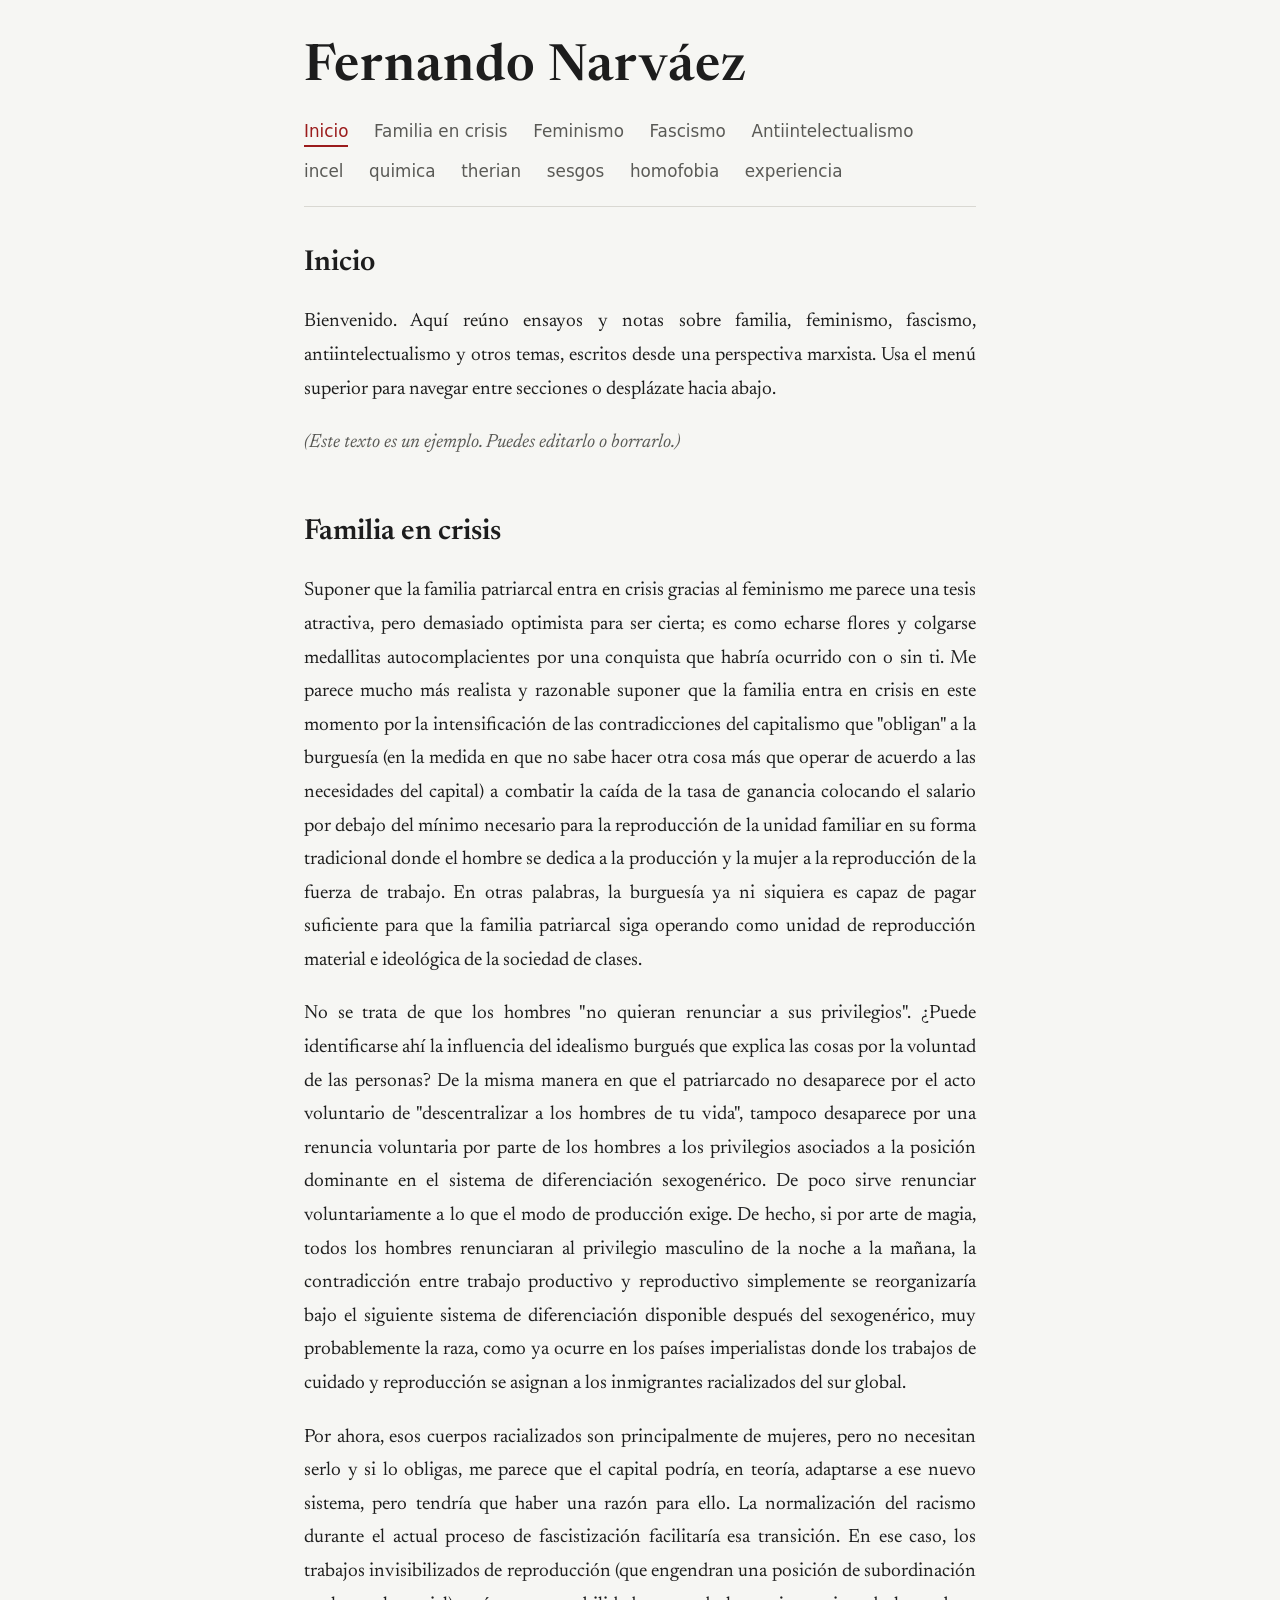
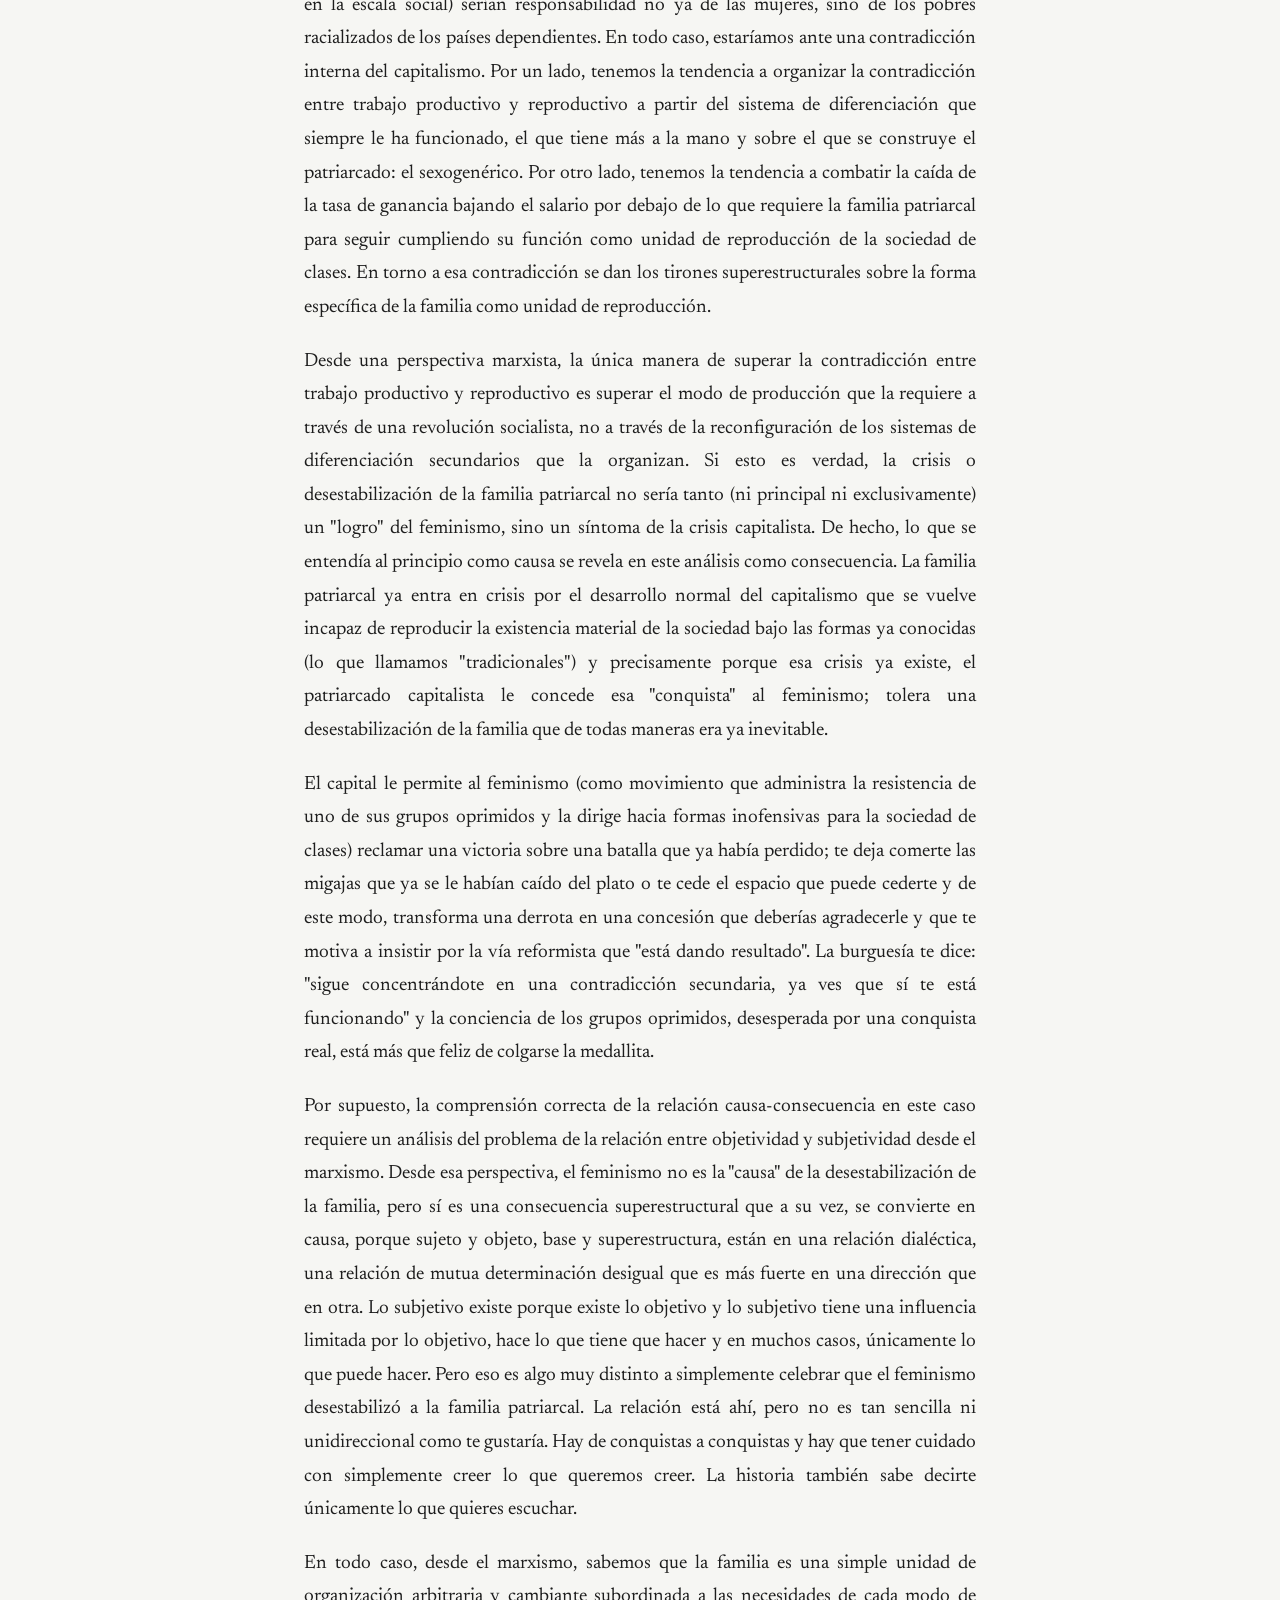
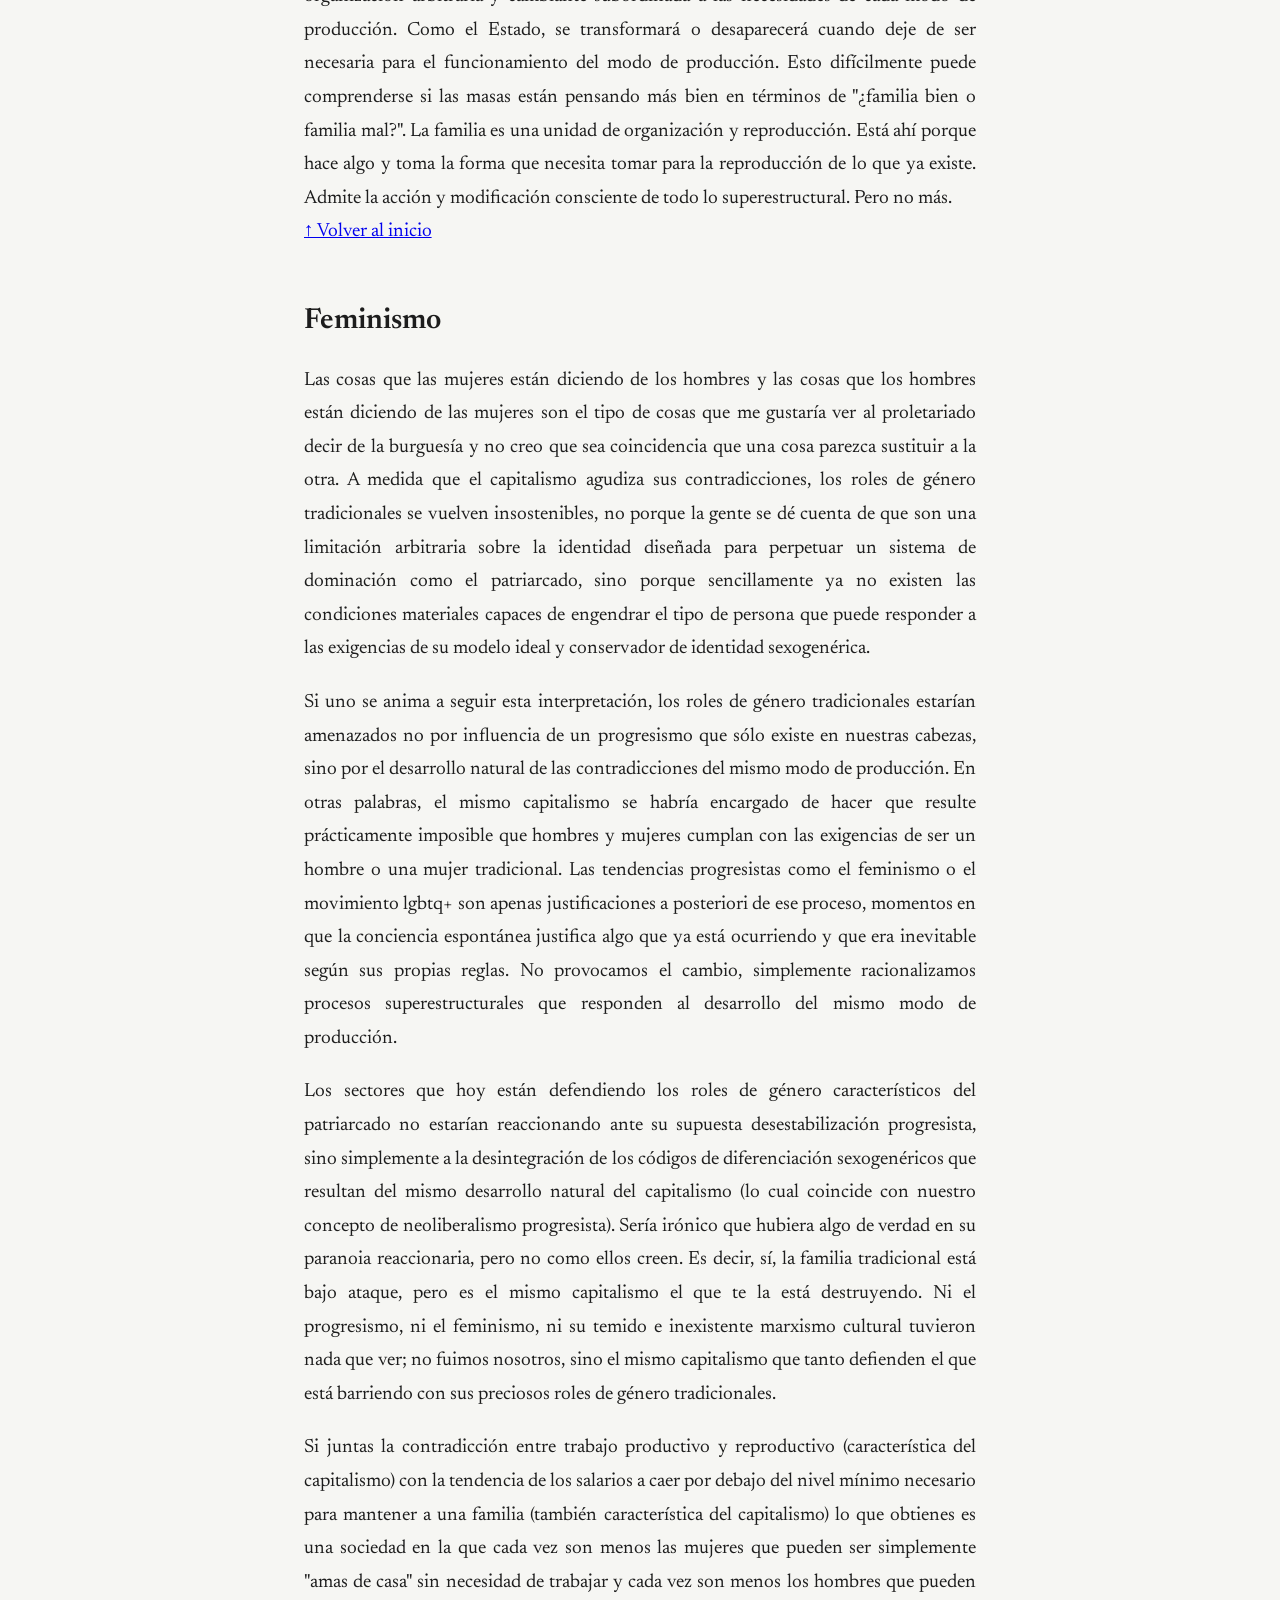
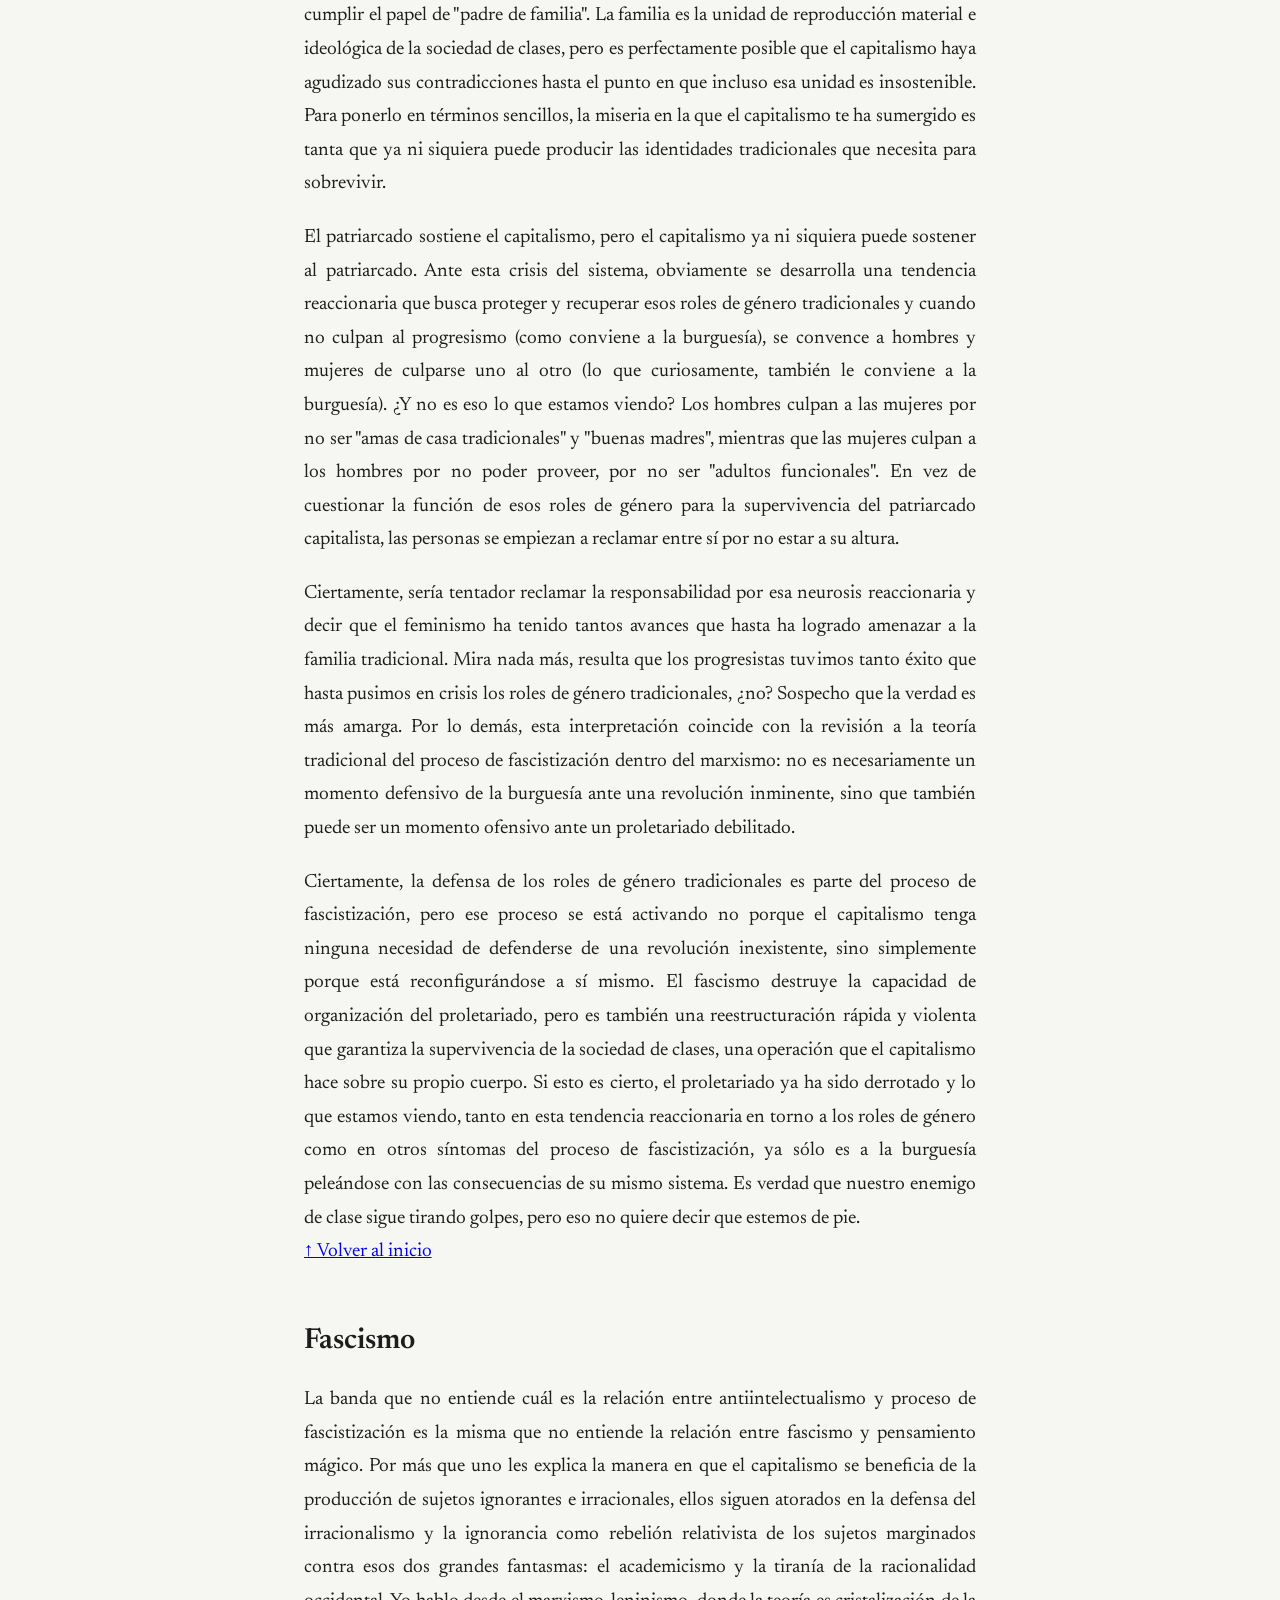
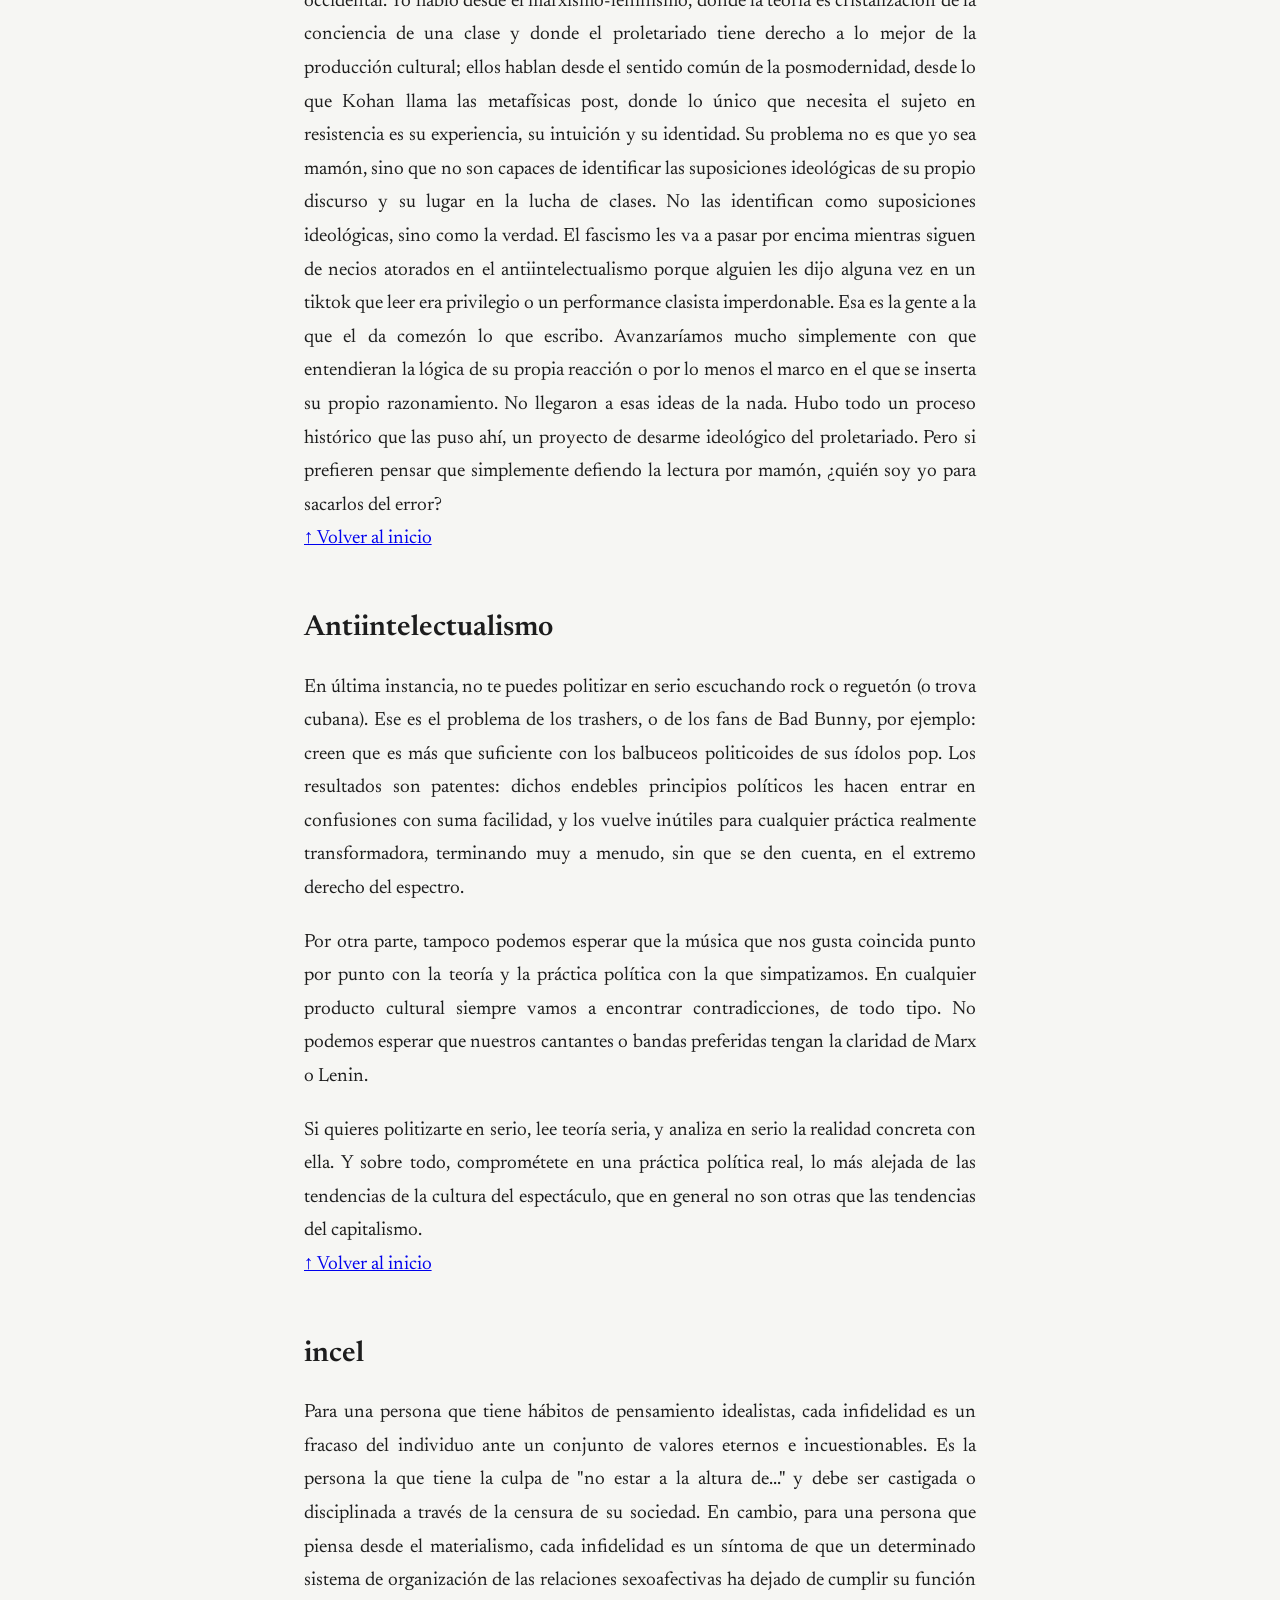
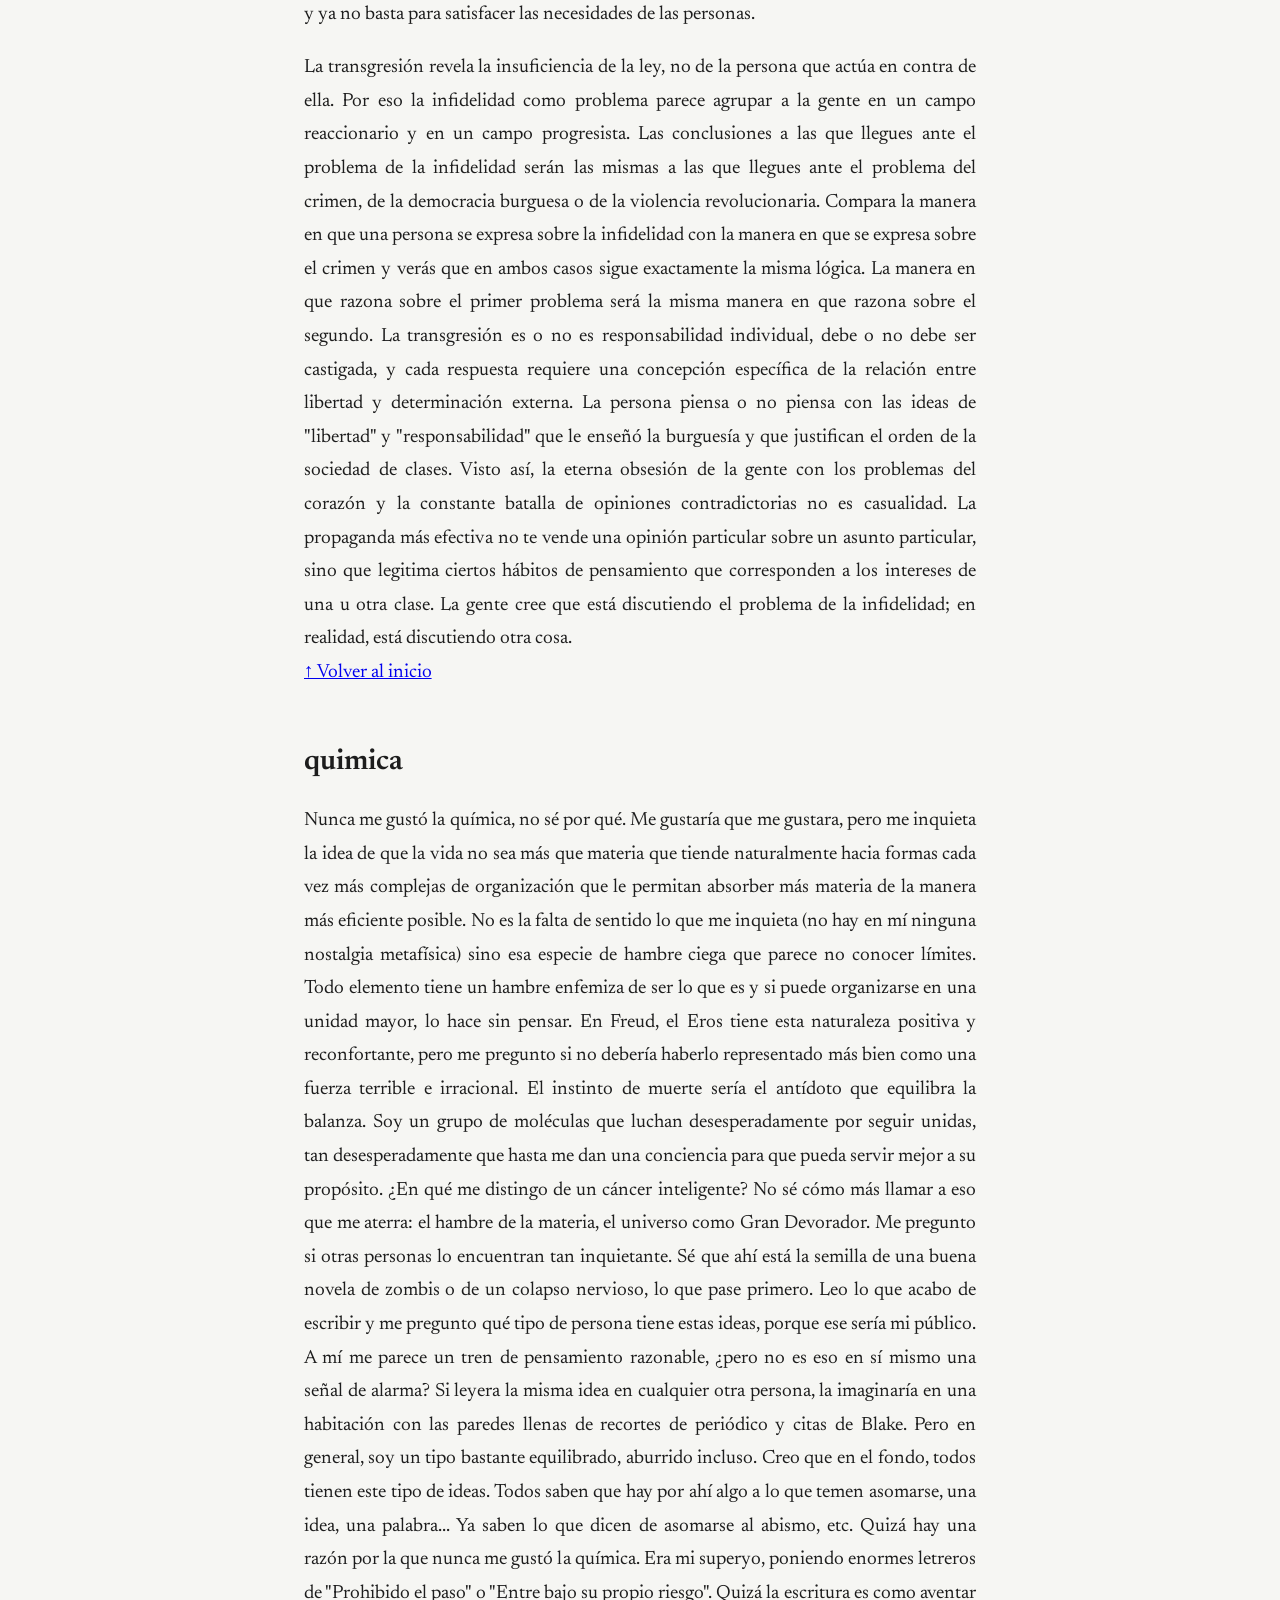
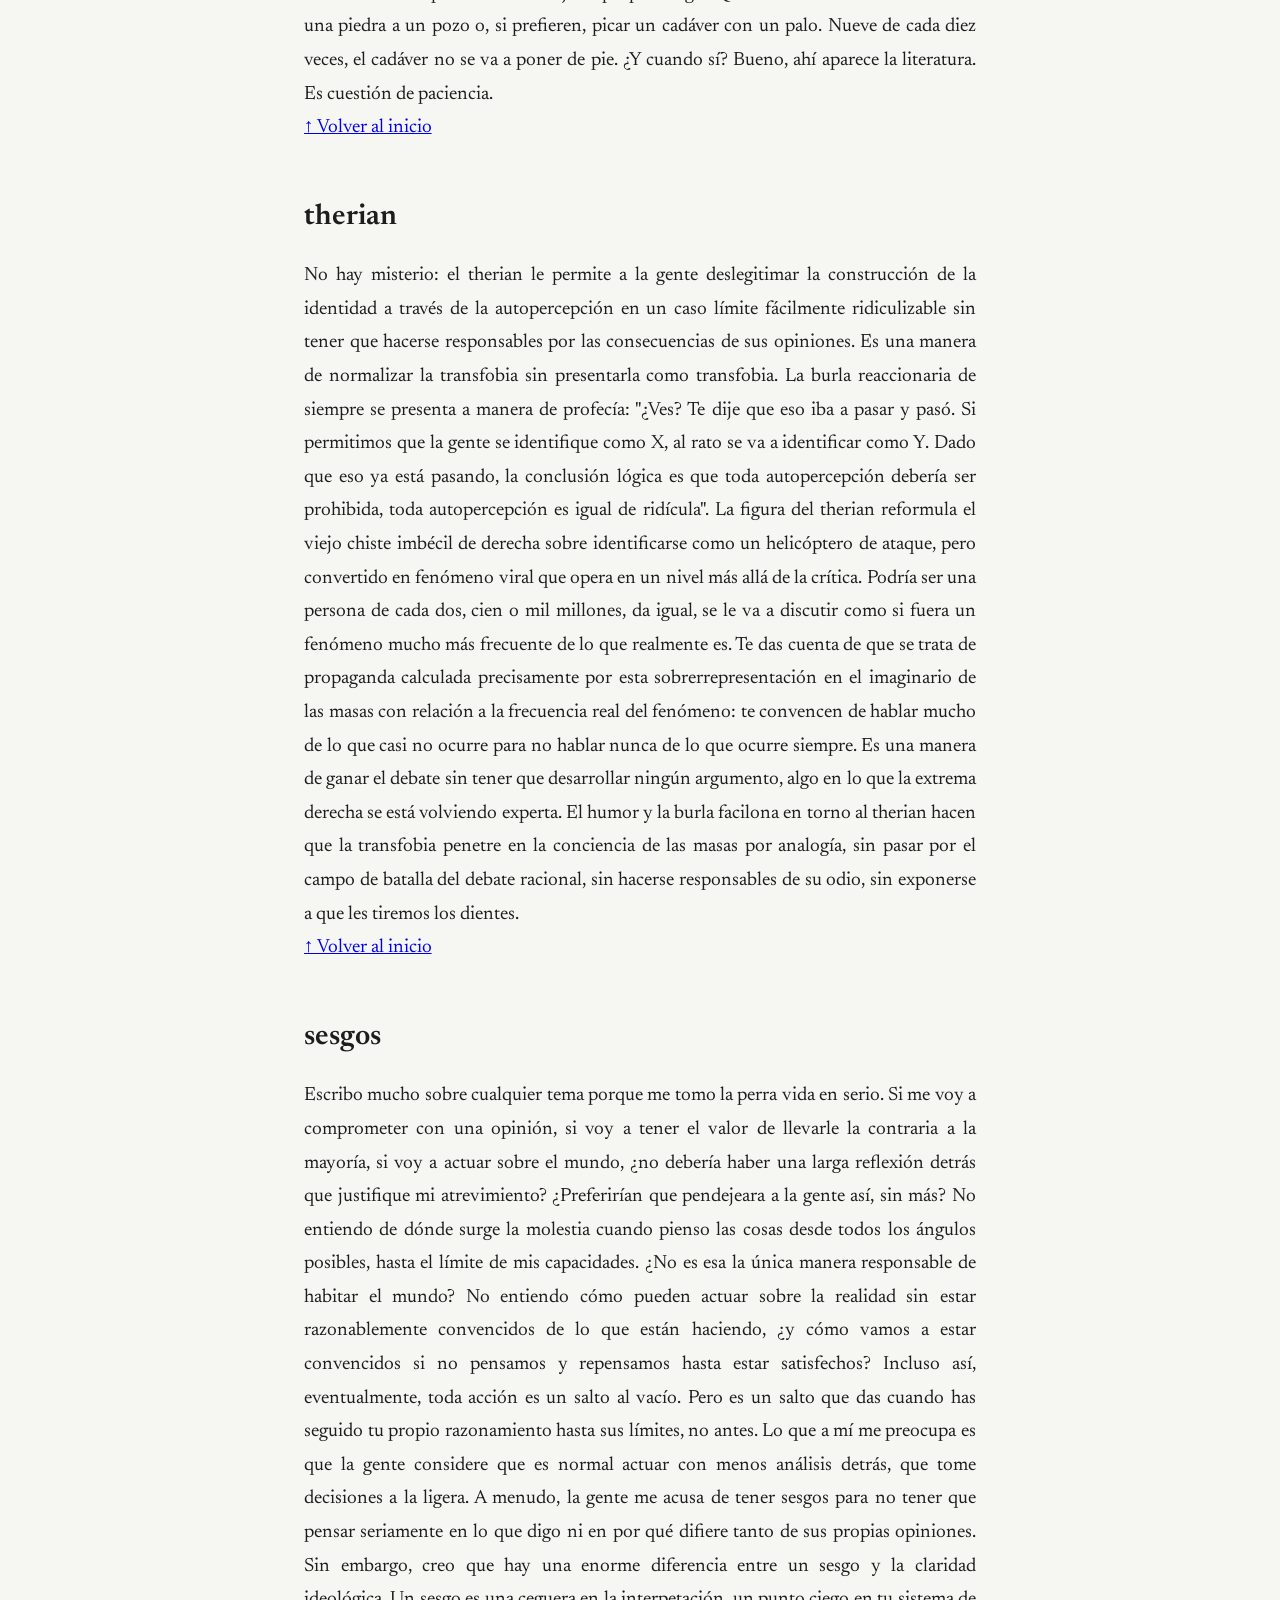
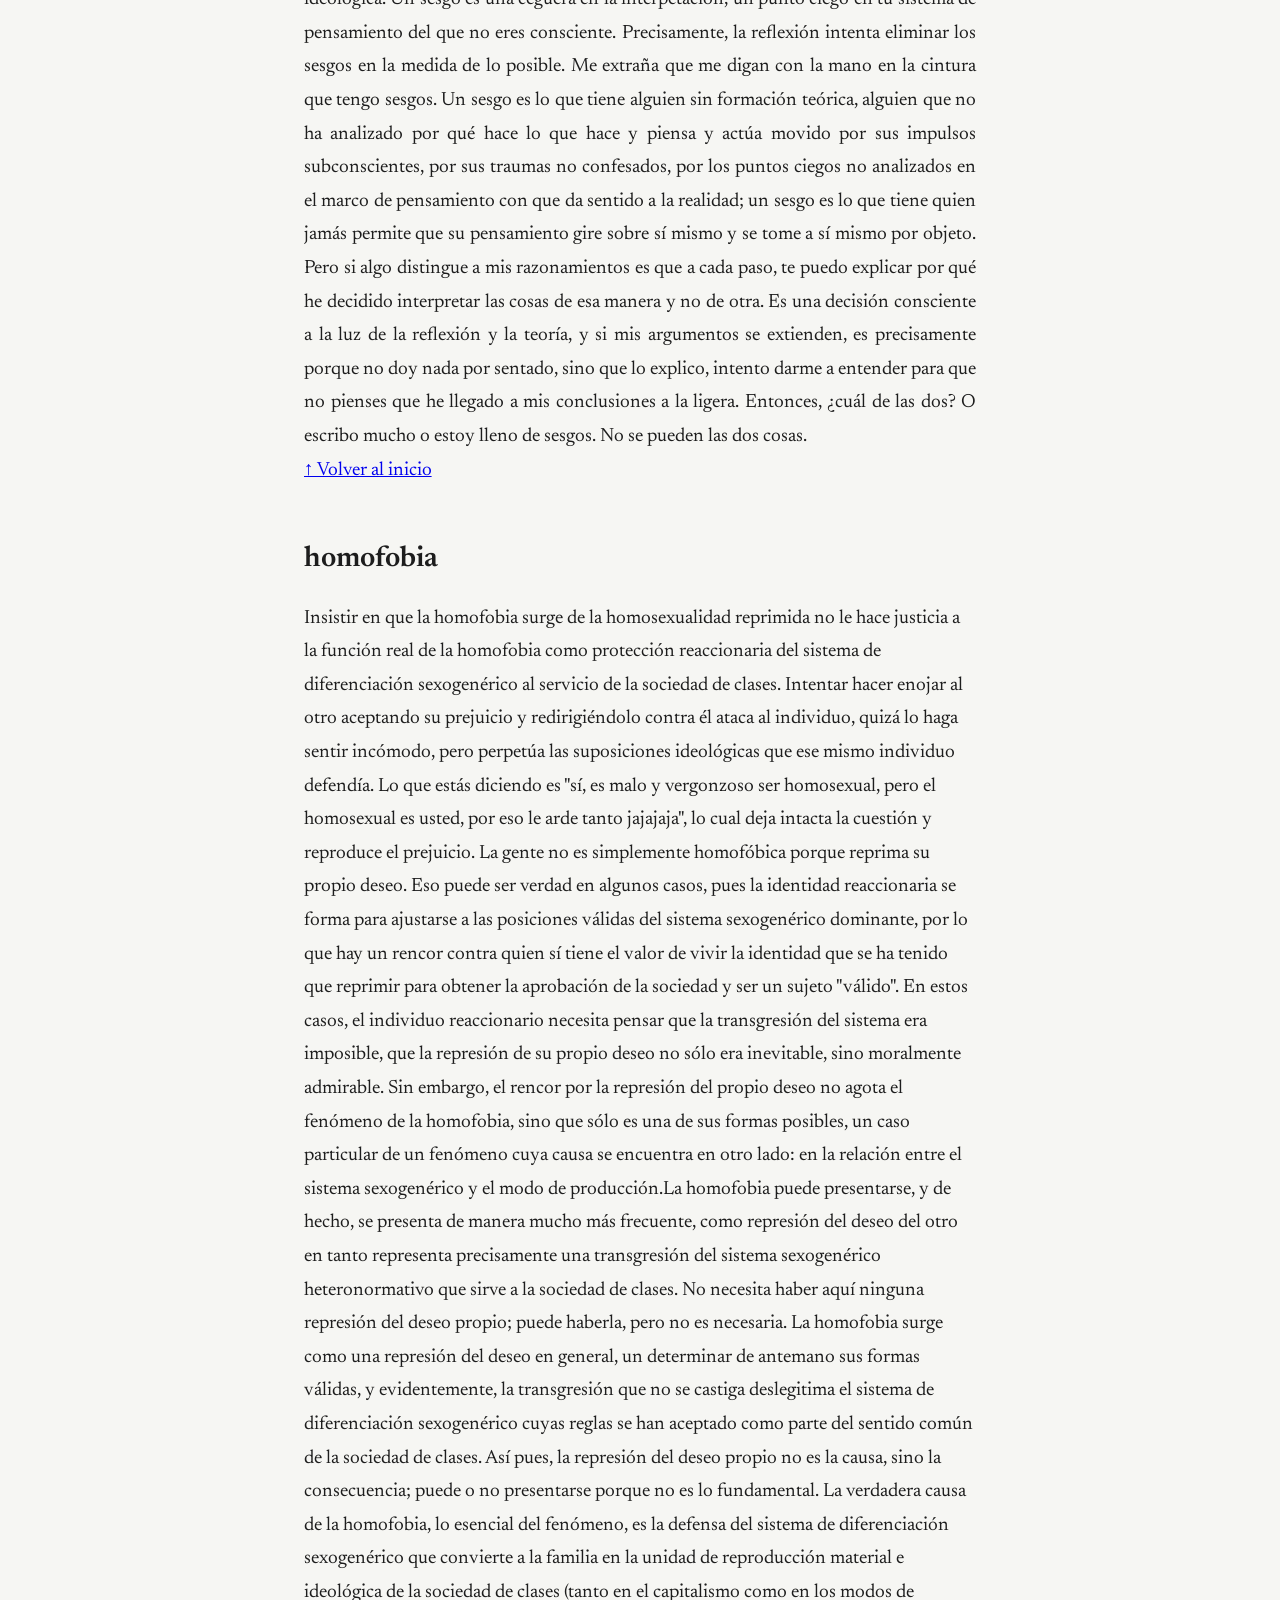
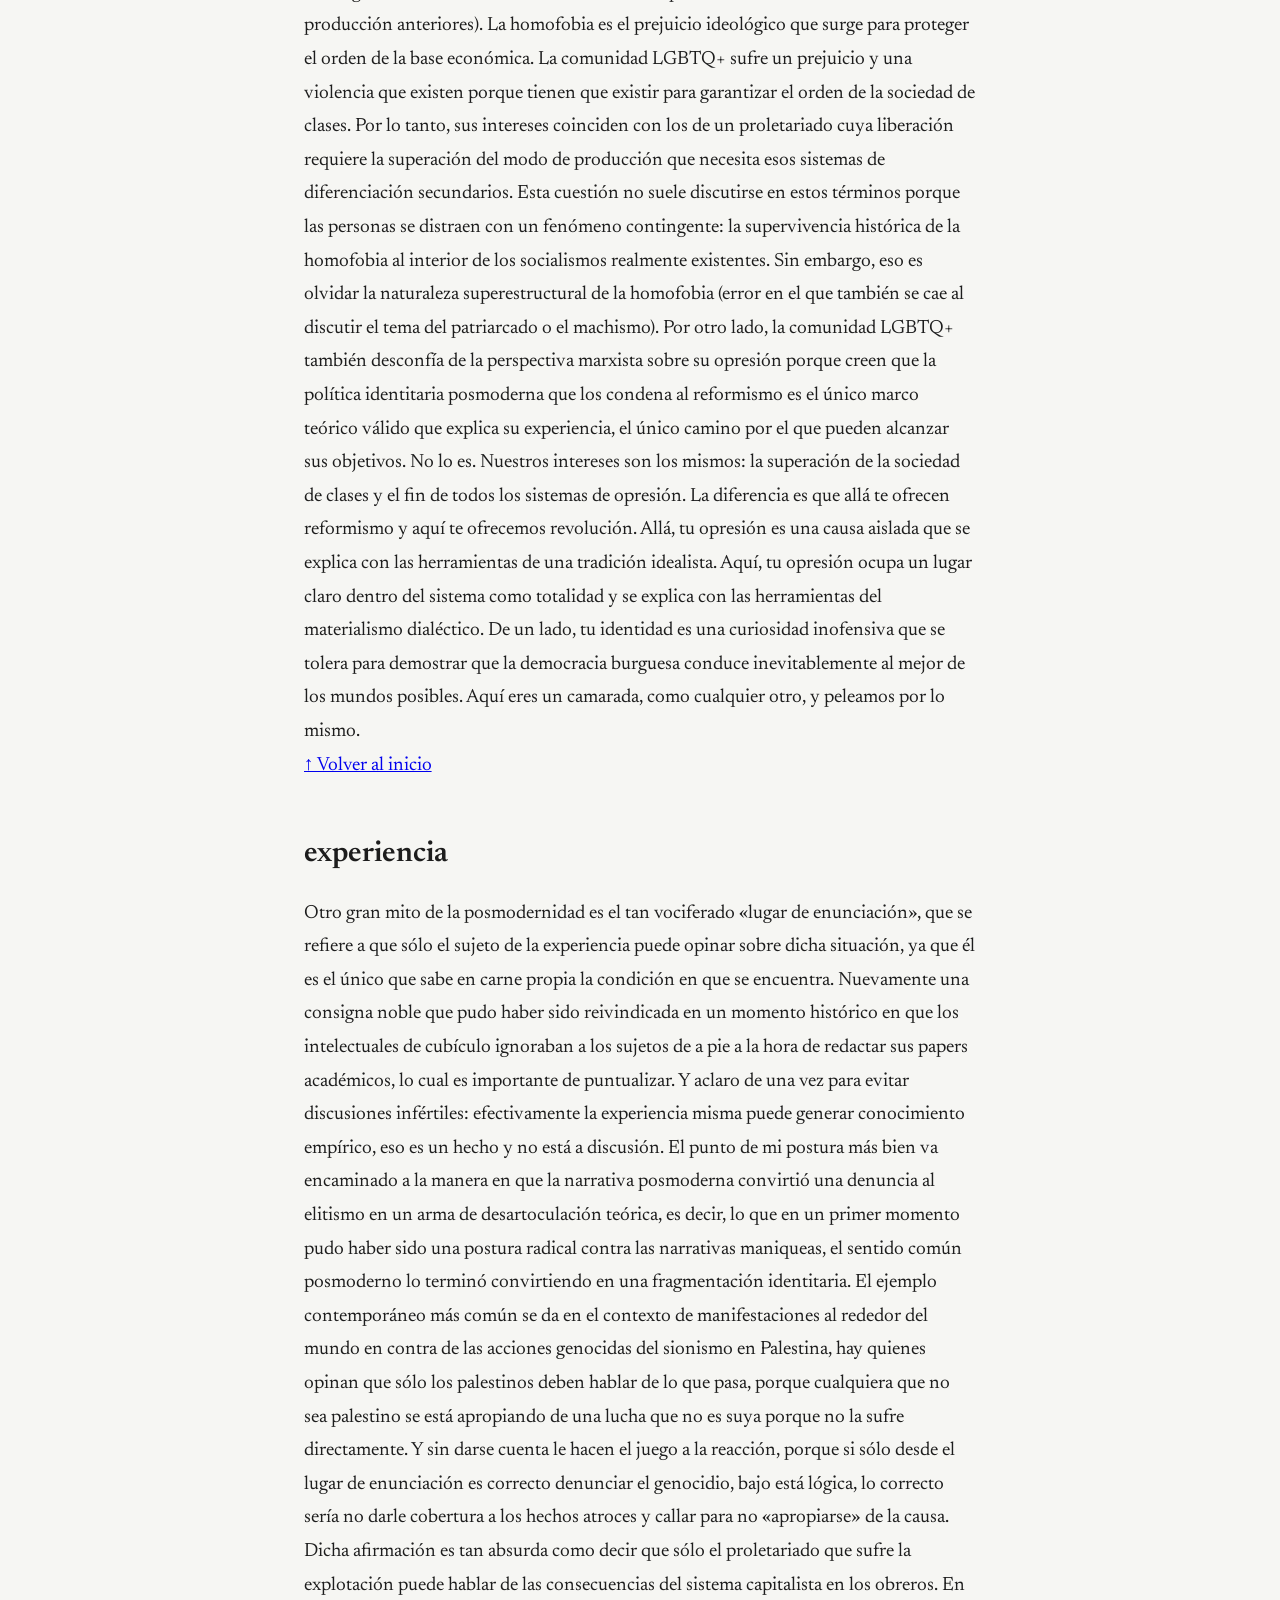
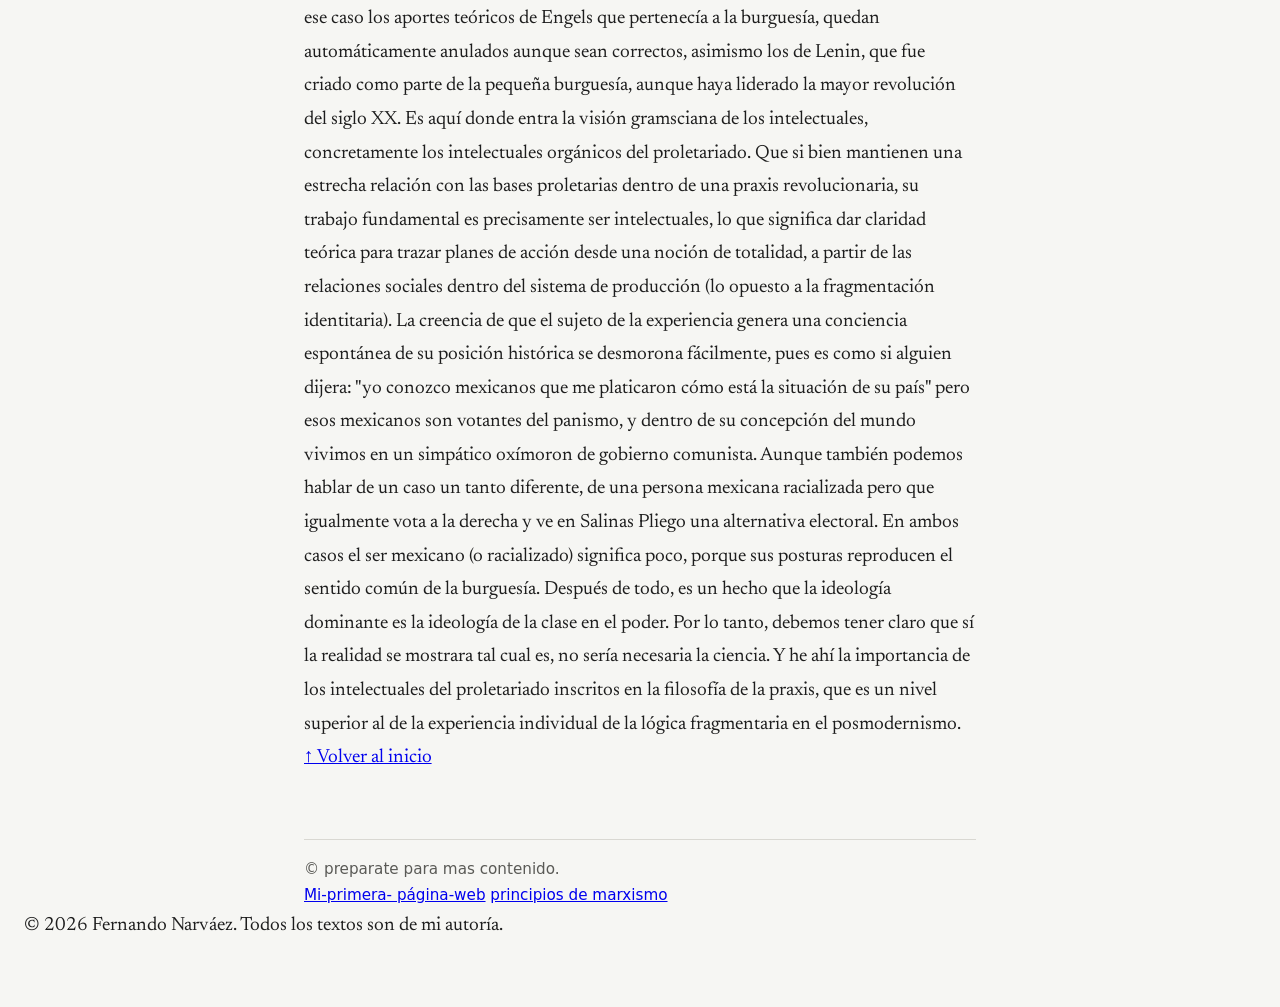
<file: index.html>
<!DOCTYPE html>
<html lang="es">
<head>
  <meta charset="UTF-8">
  <meta name="viewport" content="width=device-width, initial-scale=1">
  <meta name="description" content="Ensayos de Fernando Narváez sobre familia, feminismo, fascismo, antiintelectualismo y otros temas desde una perspectiva marxista.">
  <meta name="theme-color" content="#f6f6f3">
  <title>Fernando Narváez — Ensayos</title>

  <!-- Fuente Newsreader (variable) -->
  <link rel="preconnect" href="https://fonts.googleapis.com">
  <link rel="preconnect" href="https://fonts.gstatic.com" crossorigin>
  <link href="https://fonts.googleapis.com/css2?family=Newsreader:ital,opsz,wght@0,6..72,400;0,6..72,600;1,6..72,400&display=swap" rel="stylesheet">

  <link rel="stylesheet" href="style.css">
</head>
<body>

  <a class="skip-link" href="#contenido">Saltar al contenido</a>

  <header class="site-header">
    <h1>Fernando Narváez</h1>

    <nav aria-label="Navegación principal">
      <ul id="menu-principal">
        <li><a href="#inicio">Inicio</a></li>
        <li>
          <button
            type="button"
            class="nav-toggle"
            data-toggle="familia-crisis"
            aria-expanded="false"
            aria-controls="familia-crisis">
            Familia en crisis
          </button>
        </li>
        <li><a href="#feminismo">Feminismo</a></li>
        <li><a href="#fascismo">Fascismo</a></li>
        <li><a href="#antiintelectualismo">Antiintelectualismo</a></li>
        <li><a href="#incel">incel</a></li>  
        <li><a href="#quimica">quimica</a></li>
        <li><a href="#therian">therian</a></li>
        <li><a href="#sesgos">sesgos</a></li>    
      <li><a href="#homofobia">homofobia</a></li> 
      <li><a href="#experiencia">experiencia</a></li> 

    </nav>
  </header>

  <main id="contenido">

    <!-- ============================================================
         INICIO
         ============================================================ -->
    <section id="inicio" class="escrito">
      <h2>Inicio</h2>
      <p>Bienvenido. Aquí reúno ensayos y notas sobre familia, feminismo, fascismo, antiintelectualismo y otros temas, escritos desde una perspectiva marxista. Usa el menú superior para navegar entre secciones o desplázate hacia abajo.</p>
      <p class="pendiente">(Este texto es un ejemplo. Puedes editarlo o borrarlo.)</p>
    </section>

    <!-- ============================================================
         FAMILIA EN CRISIS
         ============================================================ -->
    <section id="familia-crisis" class="escrito">
      <h2>Familia en crisis</h2>
      <article>
        <p>Suponer que la familia patriarcal entra en crisis gracias al feminismo me parece una tesis atractiva, pero demasiado optimista para ser cierta; es como echarse flores y colgarse medallitas autocomplacientes por una conquista que habría ocurrido con o sin ti. Me parece mucho más realista y razonable suponer que la familia entra en crisis en este momento por la intensificación de las contradicciones del capitalismo que "obligan" a la burguesía (en la medida en que no sabe hacer otra cosa más que operar de acuerdo a las necesidades del capital) a combatir la caída de la tasa de ganancia colocando el salario por debajo del mínimo necesario para la reproducción de la unidad familiar en su forma tradicional donde el hombre se dedica a la producción y la mujer a la reproducción de la fuerza de trabajo. En otras palabras, la burguesía ya ni siquiera es capaz de pagar suficiente para que la familia patriarcal siga operando como unidad de reproducción material e ideológica de la sociedad de clases.</p>

        <p>No se trata de que los hombres "no quieran renunciar a sus privilegios". ¿Puede identificarse ahí la influencia del idealismo burgués que explica las cosas por la voluntad de las personas? De la misma manera en que el patriarcado no desaparece por el acto voluntario de "descentralizar a los hombres de tu vida", tampoco desaparece por una renuncia voluntaria por parte de los hombres a los privilegios asociados a la posición dominante en el sistema de diferenciación sexogenérico. De poco sirve renunciar voluntariamente a lo que el modo de producción exige. De hecho, si por arte de magia, todos los hombres renunciaran al privilegio masculino de la noche a la mañana, la contradicción entre trabajo productivo y reproductivo simplemente se reorganizaría bajo el siguiente sistema de diferenciación disponible después del sexogenérico, muy probablemente la raza, como ya ocurre en los países imperialistas donde los trabajos de cuidado y reproducción se asignan a los inmigrantes racializados del sur global.</p>

        <p>Por ahora, esos cuerpos racializados son principalmente de mujeres, pero no necesitan serlo y si lo obligas, me parece que el capital podría, en teoría, adaptarse a ese nuevo sistema, pero tendría que haber una razón para ello. La normalización del racismo durante el actual proceso de fascistización facilitaría esa transición. En ese caso, los trabajos invisibilizados de reproducción (que engendran una posición de subordinación en la escala social) serían responsabilidad no ya de las mujeres, sino de los pobres racializados de los países dependientes. En todo caso, estaríamos ante una contradicción interna del capitalismo. Por un lado, tenemos la tendencia a organizar la contradicción entre trabajo productivo y reproductivo a partir del sistema de diferenciación que siempre le ha funcionado, el que tiene más a la mano y sobre el que se construye el patriarcado: el sexogenérico. Por otro lado, tenemos la tendencia a combatir la caída de la tasa de ganancia bajando el salario por debajo de lo que requiere la familia patriarcal para seguir cumpliendo su función como unidad de reproducción de la sociedad de clases. En torno a esa contradicción se dan los tirones superestructurales sobre la forma específica de la familia como unidad de reproducción.</p>

        <p>Desde una perspectiva marxista, la única manera de superar la contradicción entre trabajo productivo y reproductivo es superar el modo de producción que la requiere a través de una revolución socialista, no a través de la reconfiguración de los sistemas de diferenciación secundarios que la organizan. Si esto es verdad, la crisis o desestabilización de la familia patriarcal no sería tanto (ni principal ni exclusivamente) un "logro" del feminismo, sino un síntoma de la crisis capitalista. De hecho, lo que se entendía al principio como causa se revela en este análisis como consecuencia. La familia patriarcal ya entra en crisis por el desarrollo normal del capitalismo que se vuelve incapaz de reproducir la existencia material de la sociedad bajo las formas ya conocidas (lo que llamamos "tradicionales") y precisamente porque esa crisis ya existe, el patriarcado capitalista le concede esa "conquista" al feminismo; tolera una desestabilización de la familia que de todas maneras era ya inevitable.</p>

        <p>El capital le permite al feminismo (como movimiento que administra la resistencia de uno de sus grupos oprimidos y la dirige hacia formas inofensivas para la sociedad de clases) reclamar una victoria sobre una batalla que ya había perdido; te deja comerte las migajas que ya se le habían caído del plato o te cede el espacio que puede cederte y de este modo, transforma una derrota en una concesión que deberías agradecerle y que te motiva a insistir por la vía reformista que "está dando resultado". La burguesía te dice: "sigue concentrándote en una contradicción secundaria, ya ves que sí te está funcionando" y la conciencia de los grupos oprimidos, desesperada por una conquista real, está más que feliz de colgarse la medallita.</p>

        <p>Por supuesto, la comprensión correcta de la relación causa-consecuencia en este caso requiere un análisis del problema de la relación entre objetividad y subjetividad desde el marxismo. Desde esa perspectiva, el feminismo no es la "causa" de la desestabilización de la familia, pero sí es una consecuencia superestructural que a su vez, se convierte en causa, porque sujeto y objeto, base y superestructura, están en una relación dialéctica, una relación de mutua determinación desigual que es más fuerte en una dirección que en otra. Lo subjetivo existe porque existe lo objetivo y lo subjetivo tiene una influencia limitada por lo objetivo, hace lo que tiene que hacer y en muchos casos, únicamente lo que puede hacer. Pero eso es algo muy distinto a simplemente celebrar que el feminismo desestabilizó a la familia patriarcal. La relación está ahí, pero no es tan sencilla ni unidireccional como te gustaría. Hay de conquistas a conquistas y hay que tener cuidado con simplemente creer lo que queremos creer. La historia también sabe decirte únicamente lo que quieres escuchar.</p>

        <p>En todo caso, desde el marxismo, sabemos que la familia es una simple unidad de organización arbitraria y cambiante subordinada a las necesidades de cada modo de producción. Como el Estado, se transformará o desaparecerá cuando deje de ser necesaria para el funcionamiento del modo de producción. Esto difícilmente puede comprenderse si las masas están pensando más bien en términos de "¿familia bien o familia mal?". La familia es una unidad de organización y reproducción. Está ahí porque hace algo y toma la forma que necesita tomar para la reproducción de lo que ya existe. Admite la acción y modificación consciente de todo lo superestructural. Pero no más.</p>
      </article>
      <a href="#top" class="btn-volver">↑ Volver al inicio</a>
    </section>

    <!-- ============================================================
         FEMINISMO
         ============================================================ -->
    <section id="feminismo" class="escrito">
      <h2>Feminismo</h2>
      <article>
        <p>Las cosas que las mujeres están diciendo de los hombres y las cosas que los hombres están diciendo de las mujeres son el tipo de cosas que me gustaría ver al proletariado decir de la burguesía y no creo que sea coincidencia que una cosa parezca sustituir a la otra. A medida que el capitalismo agudiza sus contradicciones, los roles de género tradicionales se vuelven insostenibles, no porque la gente se dé cuenta de que son una limitación arbitraria sobre la identidad diseñada para perpetuar un sistema de dominación como el patriarcado, sino porque sencillamente ya no existen las condiciones materiales capaces de engendrar el tipo de persona que puede responder a las exigencias de su modelo ideal y conservador de identidad sexogenérica.</p>

        <p>Si uno se anima a seguir esta interpretación, los roles de género tradicionales estarían amenazados no por influencia de un progresismo que sólo existe en nuestras cabezas, sino por el desarrollo natural de las contradicciones del mismo modo de producción. En otras palabras, el mismo capitalismo se habría encargado de hacer que resulte prácticamente imposible que hombres y mujeres cumplan con las exigencias de ser un hombre o una mujer tradicional. Las tendencias progresistas como el feminismo o el movimiento lgbtq+ son apenas justificaciones a posteriori de ese proceso, momentos en que la conciencia espontánea justifica algo que ya está ocurriendo y que era inevitable según sus propias reglas. No provocamos el cambio, simplemente racionalizamos procesos superestructurales que responden al desarrollo del mismo modo de producción.</p>

        <p>Los sectores que hoy están defendiendo los roles de género característicos del patriarcado no estarían reaccionando ante su supuesta desestabilización progresista, sino simplemente a la desintegración de los códigos de diferenciación sexogenéricos que resultan del mismo desarrollo natural del capitalismo (lo cual coincide con nuestro concepto de neoliberalismo progresista). Sería irónico que hubiera algo de verdad en su paranoia reaccionaria, pero no como ellos creen. Es decir, sí, la familia tradicional está bajo ataque, pero es el mismo capitalismo el que te la está destruyendo. Ni el progresismo, ni el feminismo, ni su temido e inexistente marxismo cultural tuvieron nada que ver; no fuimos nosotros, sino el mismo capitalismo que tanto defienden el que está barriendo con sus preciosos roles de género tradicionales.</p>

        <p>Si juntas la contradicción entre trabajo productivo y reproductivo (característica del capitalismo) con la tendencia de los salarios a caer por debajo del nivel mínimo necesario para mantener a una familia (también característica del capitalismo) lo que obtienes es una sociedad en la que cada vez son menos las mujeres que pueden ser simplemente "amas de casa" sin necesidad de trabajar y cada vez son menos los hombres que pueden cumplir el papel de "padre de familia". La familia es la unidad de reproducción material e ideológica de la sociedad de clases, pero es perfectamente posible que el capitalismo haya agudizado sus contradicciones hasta el punto en que incluso esa unidad es insostenible. Para ponerlo en términos sencillos, la miseria en la que el capitalismo te ha sumergido es tanta que ya ni siquiera puede producir las identidades tradicionales que necesita para sobrevivir.</p>

        <p>El patriarcado sostiene el capitalismo, pero el capitalismo ya ni siquiera puede sostener al patriarcado. Ante esta crisis del sistema, obviamente se desarrolla una tendencia reaccionaria que busca proteger y recuperar esos roles de género tradicionales y cuando no culpan al progresismo (como conviene a la burguesía), se convence a hombres y mujeres de culparse uno al otro (lo que curiosamente, también le conviene a la burguesía). ¿Y no es eso lo que estamos viendo? Los hombres culpan a las mujeres por no ser "amas de casa tradicionales" y "buenas madres", mientras que las mujeres culpan a los hombres por no poder proveer, por no ser "adultos funcionales". En vez de cuestionar la función de esos roles de género para la supervivencia del patriarcado capitalista, las personas se empiezan a reclamar entre sí por no estar a su altura.</p>

        <p>Ciertamente, sería tentador reclamar la responsabilidad por esa neurosis reaccionaria y decir que el feminismo ha tenido tantos avances que hasta ha logrado amenazar a la familia tradicional. Mira nada más, resulta que los progresistas tuvimos tanto éxito que hasta pusimos en crisis los roles de género tradicionales, ¿no? Sospecho que la verdad es más amarga. Por lo demás, esta interpretación coincide con la revisión a la teoría tradicional del proceso de fascistización dentro del marxismo: no es necesariamente un momento defensivo de la burguesía ante una revolución inminente, sino que también puede ser un momento ofensivo ante un proletariado debilitado.</p>

        <p>Ciertamente, la defensa de los roles de género tradicionales es parte del proceso de fascistización, pero ese proceso se está activando no porque el capitalismo tenga ninguna necesidad de defenderse de una revolución inexistente, sino simplemente porque está reconfigurándose a sí mismo. El fascismo destruye la capacidad de organización del proletariado, pero es también una reestructuración rápida y violenta que garantiza la supervivencia de la sociedad de clases, una operación que el capitalismo hace sobre su propio cuerpo. Si esto es cierto, el proletariado ya ha sido derrotado y lo que estamos viendo, tanto en esta tendencia reaccionaria en torno a los roles de género como en otros síntomas del proceso de fascistización, ya sólo es a la burguesía peleándose con las consecuencias de su mismo sistema. Es verdad que nuestro enemigo de clase sigue tirando golpes, pero eso no quiere decir que estemos de pie.</p>
      </article>
      <a href="#top" class="btn-volver">↑ Volver al inicio</a>
    </section>

    <!-- ============================================================
         FASCISMO
         ============================================================ -->
    <section id="fascismo" class="escrito">
      <h2>Fascismo</h2>
      <article>
        <p>La banda que no entiende cuál es la relación entre antiintelectualismo y proceso de fascistización es la misma que no entiende la relación entre fascismo y pensamiento mágico. Por más que uno les explica la manera en que el capitalismo se beneficia de la producción de sujetos ignorantes e irracionales, ellos siguen atorados en la defensa del irracionalismo y la ignorancia como rebelión relativista de los sujetos marginados contra esos dos grandes fantasmas: el academicismo y la tiranía de la racionalidad occidental. Yo hablo desde el marxismo-leninismo, donde la teoría es cristalización de la conciencia de una clase y donde el proletariado tiene derecho a lo mejor de la producción cultural; ellos hablan desde el sentido común de la posmodernidad, desde lo que Kohan llama las metafísicas post, donde lo único que necesita el sujeto en resistencia es su experiencia, su intuición y su identidad. Su problema no es que yo sea mamón, sino que no son capaces de identificar las suposiciones ideológicas de su propio discurso y su lugar en la lucha de clases. No las identifican como suposiciones ideológicas, sino como la verdad. El fascismo les va a pasar por encima mientras siguen de necios atorados en el antiintelectualismo porque alguien les dijo alguna vez en un tiktok que leer era privilegio o un performance clasista imperdonable. Esa es la gente a la que el da comezón lo que escribo. Avanzaríamos mucho simplemente con que entendieran la lógica de su propia reacción o por lo menos el marco en el que se inserta su propio razonamiento. No llegaron a esas ideas de la nada. Hubo todo un proceso histórico que las puso ahí, un proyecto de desarme ideológico del proletariado. Pero si prefieren pensar que simplemente defiendo la lectura por mamón, ¿quién soy yo para sacarlos del error?</p>
      </article>
      <a href="#top" class="btn-volver">↑ Volver al inicio</a>
    </section>

    <!-- ============================================================
         ANTIINTELECTUALISMO
         ============================================================ -->
    <section id="antiintelectualismo" class="escrito">
      <h2>Antiintelectualismo</h2>
      <article>
        <p>En última instancia, no te puedes politizar en serio escuchando rock o reguetón (o trova cubana). Ese es el problema de los trashers, o de los fans de Bad Bunny, por ejemplo: creen que es más que suficiente con los balbuceos politicoides de sus ídolos pop. Los resultados son patentes: dichos endebles principios políticos les hacen entrar en confusiones con suma facilidad, y los vuelve inútiles para cualquier práctica realmente transformadora, terminando muy a menudo, sin que se den cuenta, en el extremo derecho del espectro.</p>

        <p>Por otra parte, tampoco podemos esperar que la música que nos gusta coincida punto por punto con la teoría y la práctica política con la que simpatizamos. En cualquier producto cultural siempre vamos a encontrar contradicciones, de todo tipo. No podemos esperar que nuestros cantantes o bandas preferidas tengan la claridad de Marx o Lenin.</p>

        <p>Si quieres politizarte en serio, lee teoría seria, y analiza en serio la realidad concreta con ella. Y sobre todo, comprométete en una práctica política real, lo más alejada de las tendencias de la cultura del espectáculo, que en general no son otras que las tendencias del capitalismo.</p>
      </article>
      <a href="#top" class="btn-volver">↑ Volver al inicio</a>
    </section>

    <!-- ============================================================
         INCEL
         ============================================================ -->
    <section id="incel" class="escrito">
      <h2>incel</h2>
      <article>
        <p>Para una persona que tiene hábitos de pensamiento idealistas, cada infidelidad es un fracaso del individuo ante un conjunto de valores eternos e incuestionables. Es la persona la que tiene la culpa de "no estar a la altura de..." y debe ser castigada o disciplinada a través de la censura de su sociedad. En cambio, para una persona que piensa desde el materialismo, cada infidelidad es un síntoma de que un determinado sistema de organización de las relaciones sexoafectivas ha dejado de cumplir su función y ya no basta para satisfacer las necesidades de las personas.</p>
        <p>La transgresión revela la insuficiencia de la ley, no de la persona que actúa en contra de ella. Por eso la infidelidad como problema parece agrupar a la gente en un campo reaccionario y en un campo progresista. Las conclusiones a las que llegues ante el problema de la infidelidad serán las mismas a las que llegues ante el problema del crimen, de la democracia burguesa o de la violencia revolucionaria. Compara la manera en que una persona se expresa sobre la infidelidad con la manera en que se expresa sobre el crimen y verás que en ambos casos sigue exactamente la misma lógica. La manera en que razona sobre el primer problema será la misma manera en que razona sobre el segundo. La transgresión es o no es responsabilidad individual, debe o no debe ser castigada, y cada respuesta requiere una concepción específica de la relación entre libertad y determinación externa. La persona piensa o no piensa con las ideas de "libertad" y "responsabilidad" que le enseñó la burguesía y que justifican el orden de la sociedad de clases. Visto así, la eterna obsesión de la gente con los problemas del corazón y la constante batalla de opiniones contradictorias no es casualidad. La propaganda más efectiva no te vende una opinión particular sobre un asunto particular, sino que legitima ciertos hábitos de pensamiento que corresponden a los intereses de una u otra clase. La gente cree que está discutiendo el problema de la infidelidad; en realidad, está discutiendo otra cosa.</p>
      </article>
      <a href="#top" class="btn-volver">↑ Volver al inicio</a>
    </section>
  <!-- ====================================================================
    quimica
        ================================================================== -->
    <section id="quimica" class="escrito">
      <h2>quimica</h2>
      <article> 
      <p> Nunca me gustó la química, no sé por qué. Me gustaría que me gustara, pero me inquieta la idea de que la vida no sea más que materia que tiende naturalmente hacia formas cada vez más complejas de organización que le permitan absorber más materia de la manera más eficiente posible. No es la falta de sentido lo que me inquieta (no hay en mí ninguna nostalgia metafísica) sino esa especie de hambre ciega que parece no conocer límites. Todo elemento tiene un hambre enfemiza de ser lo que es y si puede organizarse en una unidad mayor, lo hace sin pensar. En Freud, el Eros tiene esta naturaleza positiva y reconfortante, pero me pregunto si no debería haberlo representado más bien como una fuerza terrible e irracional. El instinto de muerte sería el antídoto que equilibra la balanza. Soy un grupo de moléculas que luchan desesperadamente por seguir unidas, tan desesperadamente que hasta me dan una conciencia para que pueda servir mejor a su propósito. ¿En qué me distingo de un cáncer inteligente? No sé cómo más llamar a eso que me aterra: el hambre de la materia, el universo como Gran Devorador. Me pregunto si otras personas lo encuentran tan inquietante. Sé que ahí está la semilla de una buena novela de zombis o de un colapso nervioso, lo que pase primero. Leo lo que acabo de escribir y me pregunto qué tipo de persona tiene estas ideas, porque ese sería mi público. A mí me parece un tren de pensamiento razonable, ¿pero no es eso en sí mismo una señal de alarma? Si leyera la misma idea en cualquier otra persona, la imaginaría en una habitación con las paredes llenas de recortes de periódico y citas de Blake. Pero en general, soy un tipo bastante equilibrado, aburrido incluso. Creo que en el fondo, todos tienen este tipo de ideas. Todos saben que hay por ahí algo a lo que temen asomarse, una idea, una palabra... Ya saben lo que dicen de asomarse al abismo, etc. Quizá hay una razón por la que nunca me gustó la química. Era mi superyo, poniendo enormes letreros de "Prohibido el paso" o "Entre bajo su propio riesgo". Quizá la escritura es como aventar una piedra a un pozo o, si prefieren, picar un cadáver con un palo. Nueve de cada diez veces, el cadáver no se va a poner de pie. ¿Y cuando sí? Bueno, ahí aparece la literatura. Es cuestión de paciencia.</p>
      </article>
      <a href="#top" class="btn-volver">↑ Volver al inicio</a>
    </section>
    <!-- ====================================================================
    therian
         =================================================================== -->
    <section id="therian" class="escrito">
      <h2>therian</h2>
      <article><p> No hay misterio: el therian le permite a la gente deslegitimar la construcción de la identidad a través de la autopercepción en un caso límite fácilmente ridiculizable sin tener que hacerse responsables por las consecuencias de sus opiniones. Es una manera de normalizar la transfobia sin presentarla como transfobia. La burla reaccionaria de siempre se presenta a manera de profecía: "¿Ves? Te dije que eso iba a pasar y pasó. Si permitimos que la gente se identifique como X, al rato se va a identificar como Y. Dado que eso ya está pasando, la conclusión lógica es que toda autopercepción debería ser prohibida, toda autopercepción es igual de ridícula". La figura del therian reformula el viejo chiste imbécil de derecha sobre identificarse como un helicóptero de ataque, pero convertido en fenómeno viral que opera en un nivel más allá de la crítica. Podría ser una persona de cada dos, cien o mil millones, da igual, se le va a discutir como si fuera un fenómeno mucho más frecuente de lo que realmente es. Te das cuenta de que se trata de propaganda calculada precisamente por esta sobrerrepresentación en el imaginario de las masas con relación a la frecuencia real del fenómeno: te convencen de hablar mucho de lo que casi no ocurre para no hablar nunca de lo que ocurre siempre. Es una manera de ganar el debate sin tener que desarrollar ningún argumento, algo en lo que la extrema derecha se está volviendo experta. El humor y la burla facilona en torno al therian hacen que la transfobia penetre en la conciencia de las masas por analogía, sin pasar por el campo de batalla del debate racional, sin hacerse responsables de su odio, sin exponerse a que les tiremos los dientes.</p> 
      </article>
 <a href="#top" class="btn-volver">↑ Volver al inicio</a>
    </section>
    <!--
=====================================================================
      sesgos

=========================================-->
       <section id="sesgos" class="escrito">
      <h2>sesgos</h2>
      <article><p> Escribo mucho sobre cualquier tema porque me tomo la perra vida en serio. Si me voy a comprometer con una opinión, si voy a tener el valor de llevarle la contraria a la mayoría, si voy a actuar sobre el mundo, ¿no debería haber una larga reflexión detrás que justifique mi atrevimiento? ¿Preferirían que pendejeara a la gente así, sin más? No entiendo de dónde surge la molestia cuando pienso las cosas desde todos los ángulos posibles, hasta el límite de mis capacidades. ¿No es esa la única manera responsable de habitar el mundo? No entiendo cómo pueden actuar sobre la realidad sin estar razonablemente convencidos de lo que están haciendo, ¿y cómo vamos a estar convencidos si no pensamos y repensamos hasta estar satisfechos? Incluso así, eventualmente, toda acción es un salto al vacío. Pero es un salto que das cuando has seguido tu propio razonamiento hasta sus límites, no antes. Lo que a mí me preocupa es que la gente considere que es normal actuar con menos análisis detrás, que tome decisiones a la ligera. A menudo, la gente me acusa de tener sesgos para no tener que pensar seriamente en lo que digo ni en por qué difiere tanto de sus propias opiniones. Sin embargo, creo que hay una enorme diferencia entre un sesgo y la claridad ideológica. Un sesgo es una ceguera en la interpetación, un punto ciego en tu sistema de pensamiento del que no eres consciente. Precisamente, la reflexión intenta eliminar los sesgos en la medida de lo posible. Me extraña que me digan con la mano en la cintura que tengo sesgos. Un sesgo es lo que tiene alguien sin formación teórica, alguien que no ha analizado por qué hace lo que hace y piensa y actúa movido por sus impulsos subconscientes, por sus traumas no confesados, por los puntos ciegos no analizados en el marco de pensamiento con que da sentido a la realidad; un sesgo es lo que tiene quien jamás permite que su pensamiento gire sobre sí mismo y se tome a sí mismo por objeto. Pero si algo distingue a mis razonamientos es que a cada paso, te puedo explicar por qué he decidido interpretar las cosas de esa manera y no de otra. Es una decisión consciente a la luz de la reflexión y la teoría, y si mis argumentos se extienden, es precisamente porque no doy nada por sentado, sino que lo explico, intento darme a entender para que no pienses que he llegado a mis conclusiones a la ligera. Entonces, ¿cuál de las dos? O escribo mucho o estoy lleno de sesgos. No se pueden las dos cosas.</p>
</article >
<a href="#top" class="btn-volver">↑ Volver al inicio</a>
    </section>
  <!--
=====================================================================
      homofobia

=========================================-->
       <section id="homofobia" class="escrito">
      <h2>homofobia</h2>
         <article>Insistir en que la homofobia surge de la homosexualidad reprimida no le hace justicia a la función real de la homofobia como protección reaccionaria del sistema de diferenciación sexogenérico al servicio de la sociedad de clases. Intentar hacer enojar al otro aceptando su prejuicio y redirigiéndolo contra él ataca al individuo, quizá lo haga sentir incómodo, pero perpetúa las suposiciones ideológicas que ese mismo individuo defendía. Lo que estás diciendo es "sí, es malo y vergonzoso ser homosexual, pero el homosexual es usted, por eso le arde tanto jajajaja", lo cual deja intacta la cuestión y reproduce el prejuicio. La gente no es simplemente homofóbica porque reprima su propio deseo. Eso puede ser verdad en algunos casos, pues la identidad reaccionaria se forma para ajustarse a las posiciones válidas del sistema sexogenérico dominante, por lo que hay un rencor contra quien sí tiene el valor de vivir la identidad que se ha tenido que reprimir para obtener la aprobación de la sociedad y ser un sujeto "válido". En estos casos, el individuo reaccionario necesita pensar que la transgresión del sistema era imposible, que la represión de su propio deseo no sólo era inevitable, sino moralmente admirable. Sin embargo, el rencor por la represión del propio deseo no agota el fenómeno de la homofobia, sino que sólo es una de sus formas posibles, un caso particular de un fenómeno cuya causa se encuentra en otro lado: en la relación entre el sistema sexogenérico y el modo de producción.La homofobia puede presentarse, y de hecho, se presenta de manera mucho más frecuente, como represión del deseo del otro en tanto representa precisamente una transgresión del sistema sexogenérico heteronormativo que sirve a la sociedad de clases. No necesita haber aquí ninguna represión del deseo propio; puede haberla, pero no es necesaria. La homofobia surge como una represión del deseo en general, un determinar de antemano sus formas válidas, y evidentemente, la transgresión que no se castiga deslegitima el sistema de diferenciación sexogenérico cuyas reglas se han aceptado como parte del sentido común de la sociedad de clases. Así pues, la represión del deseo propio no es la causa, sino la consecuencia; puede o no presentarse porque no es lo fundamental. La verdadera causa de la homofobia, lo esencial del fenómeno, es la defensa del sistema de diferenciación sexogenérico que convierte a la familia en la unidad de reproducción material e ideológica de la sociedad de clases (tanto en el capitalismo como en los modos de producción anteriores). La homofobia es el prejuicio ideológico que surge para proteger el orden de la base económica. La comunidad LGBTQ+ sufre un prejuicio y una violencia que existen porque tienen que existir para garantizar el orden de la sociedad de clases. Por lo tanto, sus intereses coinciden con los de un proletariado cuya liberación requiere la superación del modo de producción que necesita esos sistemas de diferenciación secundarios. Esta cuestión no suele discutirse en estos términos porque las personas se distraen con un fenómeno contingente: la supervivencia histórica de la homofobia al interior de los socialismos realmente existentes. Sin embargo, eso es olvidar la naturaleza superestructural de la homofobia (error en el que también se cae al discutir el tema del patriarcado o el machismo). Por otro lado, la comunidad LGBTQ+ también desconfía de la perspectiva marxista sobre su opresión porque creen que la política identitaria posmoderna que los condena al reformismo es el único marco teórico válido que explica su experiencia, el único camino por el que pueden alcanzar sus objetivos. No lo es. Nuestros intereses son los mismos: la superación de la sociedad de clases y el fin de todos los sistemas de opresión. La diferencia es que allá te ofrecen reformismo y aquí te ofrecemos revolución. Allá, tu opresión es una causa aislada que se explica con las herramientas de una tradición idealista. Aquí, tu opresión ocupa un lugar claro dentro del sistema como totalidad y se explica con las herramientas del materialismo dialéctico. De un lado, tu identidad es una curiosidad inofensiva que se tolera para demostrar que la democracia burguesa conduce inevitablemente al mejor de los mundos posibles. Aquí eres un camarada, como cualquier otro, y peleamos por lo mismo. </article>
 <article/>
   <a href="#top" class="btn-volver">↑ Volver al inicio</a>
       </section>
   <!--
=====================================================================
      experiencia

=========================================-->
       <section id="experiencia" class="escrito">
      <h2>experiencia</h2>
  <article>Otro gran mito de la posmodernidad es el tan vociferado «lugar de enunciación», que se refiere a que sólo el sujeto de la experiencia puede opinar sobre dicha situación, ya que él es el único que sabe en carne propia la condición en que se encuentra. 
Nuevamente una consigna noble que pudo haber sido reivindicada en un momento histórico en que los intelectuales de cubículo ignoraban a los sujetos de a pie a la hora de redactar sus papers académicos, lo cual es importante de puntualizar. Y aclaro de una vez para evitar discusiones infértiles: efectivamente la experiencia misma puede generar conocimiento empírico, eso es un hecho y no está a discusión. 
El punto de mi postura más bien va encaminado a la manera en que la narrativa posmoderna convirtió una denuncia al elitismo en un arma de desartoculación teórica, es decir, lo que en un primer momento pudo haber sido una postura radical contra las narrativas maniqueas, el sentido común posmoderno lo terminó convirtiendo en una fragmentación identitaria. El ejemplo contemporáneo más común se da en el contexto de manifestaciones al rededor del mundo en contra de las acciones genocidas del sionismo en Palestina, hay quienes opinan que sólo los palestinos deben hablar de lo que pasa, porque cualquiera que no sea palestino se está apropiando de una lucha que no es suya porque no la sufre directamente. Y sin darse cuenta le hacen el juego a la reacción, porque si sólo desde el lugar de enunciación es correcto denunciar el genocidio, bajo está lógica, lo correcto sería no darle cobertura a los hechos atroces y callar para no «apropiarse» de la causa. 
Dicha afirmación es tan absurda como decir que sólo el proletariado que sufre la explotación puede hablar de las consecuencias del sistema capitalista en los obreros. En ese caso los aportes teóricos de Engels que pertenecía a la burguesía, quedan automáticamente anulados aunque sean correctos, asimismo los de Lenin, que fue criado como parte de la pequeña burguesía, aunque haya liderado la mayor revolución del siglo XX. 
Es aquí donde entra la visión gramsciana de los intelectuales, concretamente los intelectuales orgánicos del proletariado. Que si bien mantienen una estrecha relación con las bases proletarias dentro de una praxis revolucionaria, su trabajo fundamental es precisamente ser intelectuales, lo que significa dar claridad teórica para trazar planes de acción desde una noción de totalidad, a partir de las relaciones sociales dentro del sistema de producción (lo opuesto a la fragmentación identitaria).
La creencia de que el sujeto de la experiencia genera una conciencia espontánea de su posición histórica se desmorona fácilmente, pues es como si alguien dijera: "yo conozco mexicanos que me platicaron cómo está la situación de su país" pero esos mexicanos son votantes del panismo, y dentro de su concepción del mundo vivimos en un simpático oxímoron de gobierno comunista. Aunque también podemos hablar de un caso un tanto diferente, de una persona mexicana racializada pero que igualmente vota a la derecha y ve en Salinas Pliego una alternativa electoral. En ambos casos el ser mexicano (o racializado) significa poco, porque sus posturas reproducen el sentido común de la burguesía. Después de todo, es un hecho que la ideología dominante es la ideología de la clase en el poder. 
Por lo tanto, debemos tener claro que sí la realidad se mostrara tal cual es, no sería necesaria la ciencia. Y he ahí la importancia de los intelectuales del proletariado inscritos en la filosofía de la praxis, que es un nivel superior al de la experiencia individual de la lógica fragmentaria en el posmodernismo.
 </article>
  <a href="#top" class="btn-volver">↑ Volver al inicio</a>
       </section>
  </main>
  
  
  

  <footer>
    <p>© preparate para mas contenido.</p>
    <p class="enlaces-footer">
        <a href="https://pedroriver.github.io/mi-primera-pagina-web/" target="_blank" rel="noopener">Mi-primera- página-web</a>
      <a href="https://pedroriver.github.io/marxismo1/" target="_blank" rel="noopener">principios de marxismo</a>
    
</footer>
    <p>&copy; <span id="anio"></span> Fernando Narváez. Todos los textos son de mi autoría.</p>
  </footer>

  <script src="main.js" defer></script>
</body>
</html>
</file>
<file: style.css>
/* ============================================================
   VARIABLES
   ============================================================ */
:root {
  --fondo: #f6f6f3;
  --tinta: #1d1d1d;
  --tinta-suave: #5a5a56;
  --acento: #9b1c1c;
  --linea: #d9d8d2;
  --fuente: 'Newsreader', Georgia, 'Times New Roman', serif;
  --fuente-ui: system-ui, -apple-system, 'Segoe UI', sans-serif;
  --ancho: 42rem;
}

/* ============================================================
   RESET SUAVE
   ============================================================ */
*, *::before, *::after { box-sizing: border-box; }
* { margin: 0; }

html {
  scroll-behavior: smooth;
  -webkit-text-size-adjust: 100%;
  scroll-padding-top: 1rem;
}

body {
  background: var(--fondo);
  color: var(--tinta);
  font-family: var(--fuente);
  font-size: 1.2rem;
  line-height: 1.75;
  padding: 2.5rem 1.5rem 4rem;
  min-height: 100vh;
  text-rendering: optimizeLegibility;
}

img, svg { display: block; max-width: 100%; }

header, main, footer {
  max-width: var(--ancho);
  margin-inline: auto;
}

/* ============================================================
   SKIP LINK (accesibilidad)
   ============================================================ */
.skip-link {
  position: absolute;
  top: -100px;
  left: 1rem;
  background: var(--acento);
  color: #fff;
  padding: 0.75rem 1.25rem;
  border-radius: 4px;
  text-decoration: none;
  font-family: var(--fuente-ui);
  font-size: 0.95rem;
  z-index: 100;
  transition: top 0.2s;
}
.skip-link:focus { top: 1rem; }

/* ============================================================
   ENCABEZADO Y NAVEGACIÓN
   ============================================================ */
.site-header { margin-bottom: 2.5rem; }

h1 {
  font-size: clamp(2rem, 6vw, 3.2rem);
  font-weight: 600;
  line-height: 1.1;
  letter-spacing: 0.02em;
  text-wrap: balance;
}

nav {
  margin-top: 1.25rem;
  padding-bottom: 1rem;
  border-bottom: 1px solid var(--linea);
}

nav ul {
  list-style: none;
  padding: 0;
  margin: 0;
  display: flex;
  flex-wrap: wrap;
  gap: 0.4rem 1.6rem;
}

nav a,
nav button {
  color: var(--tinta-suave);
  text-decoration: none;
  font-family: var(--fuente-ui);
  font-size: 1.05rem;
  line-height: 1.4;
  padding: 0.2rem 0;
  border: none;
  border-bottom: 2px solid transparent;
  background: none;
  cursor: pointer;
  transition: color 0.2s, border-color 0.2s;
}

nav a:hover,
nav button:hover { color: var(--tinta); }

nav a[aria-current="true"],
nav button[aria-expanded="true"] {
  color: var(--acento);
  border-bottom-color: var(--acento);
}

a:focus-visible,
button:focus-visible {
  outline: 2px solid var(--acento);
  outline-offset: 4px;
  border-radius: 2px;
}

/* ============================================================
   CONTENIDO / ESCRITOS
   ============================================================ */
main { margin-top: 2.5rem; }

.escrito {
  scroll-margin-top: 1.5rem;
  margin-bottom: 3.5rem;
  animation: aparecer 0.35s ease;
}

.escrito[hidden] { display: none; }

.escrito h2 {
  font-size: 1.8rem;
  font-weight: 600;
  line-height: 1.2;
  margin-bottom: 1.5rem;
  text-wrap: balance;
}

.escrito p {
  text-align: justify;
  hyphens: auto;
}

.escrito p + p { margin-top: 1.25rem; }

@keyframes aparecer {
  from { opacity: 0; transform: translateY(-4px); }
  to   { opacity: 1; transform: translateY(0); }
}

/* Texto pendiente / placeholder */
.pendiente {
  color: var(--tinta-suave);
  font-style: italic;
}

/* Elementos opcionales dentro de escritos */
.escrito blockquote {
  border-left: 3px solid var(--acento);
  padding-left: 1rem;
  margin: 1.5rem 0;
  color: var(--tinta-suave);
  font-style: italic;
}

.escrito em { font-style: italic; }
.escrito strong { font-weight: 600; }

.escrito code {
  font-family: ui-monospace, 'SF Mono', Menlo, Consolas, monospace;
  font-size: 0.9em;
  background: rgba(0, 0, 0, 0.05);
  padding: 0.1em 0.35em;
  border-radius: 3px;
}

/* ============================================================
   PIE
   ============================================================ */
footer {
  margin-top: 4rem;
  padding-top: 1rem;
  border-top: 1px solid var(--linea);
  font-family: var(--fuente-ui);
  font-size: 0.95rem;
  color: var(--tinta-suave);
}

/* ============================================================
   PREFERENCIAS DEL USUARIO
   ============================================================ */
@media (prefers-reduced-motion: reduce) {
  html { scroll-behavior: auto; }
  .escrito { animation: none; }
  *, *::before, *::after {
    transition-duration: 0.01ms !important;
    animation-duration: 0.01ms !important;
  }
}

@media (prefers-color-scheme: dark) {
  :root {
    --fondo: #16161a;
    --tinta: #e8e6e0;
    --tinta-suave: #a8a6a0;
    --acento: #e06c6c;
    --linea: #2e2d33;
  }
}

/* ============================================================
   RESPONSIVE
   ============================================================ */
@media (max-width: 600px) {
  body { font-size: 1.1rem; padding: 1.5rem 1.1rem 3rem; }
  .escrito p { text-align: left; }
  nav ul { gap: 0.3rem 1.1rem; }
  nav a, nav button { font-size: 0.98rem; }
  .escrito h2 { font-size: 1.5rem; }
}
</file>
